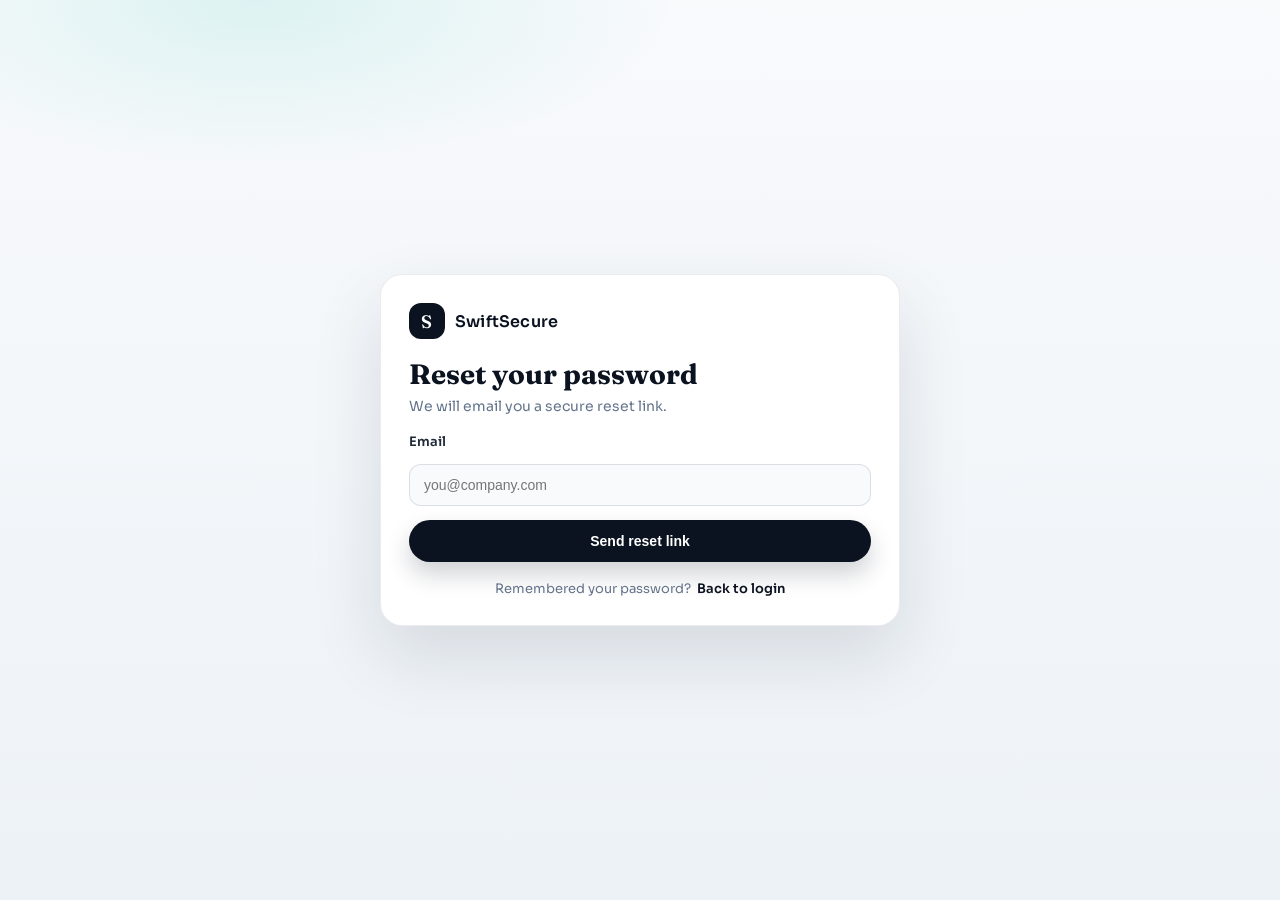
<file: reset.html>
<!DOCTYPE html>
<html lang="en">
<head>
    <meta charset="UTF-8">
    <meta name="viewport" content="width=device-width, initial-scale=1.0">
    <title>SwiftSecure — Reset Password</title>
    <link rel="preconnect" href="https://fonts.googleapis.com">
    <link rel="preconnect" href="https://fonts.gstatic.com" crossorigin>
    <link href="https://fonts.googleapis.com/css2?family=Fraunces:opsz,wght@9..144,500;9..144,600&family=Sora:wght@400;500;600;700&display=swap" rel="stylesheet">
    <link rel="stylesheet" href="./stlye.css">
</head>
<body class="auth-page">
    <main class="auth-shell">
        <section class="auth-card auth-card--compact reveal">
            <div class="brand">
                <div class="brand-mark">S</div>
                <span>SwiftSecure</span>
            </div>

            <header class="auth-header">
                <h1>Reset your password</h1>
                <p>We will email you a secure reset link.</p>
            </header>

            <form class="auth-form" action="#" method="post">
                <label for="email">Email</label>
                <input id="email" type="email" name="Email" placeholder="you@company.com" required>

                <button class="btn primary" type="submit">Send reset link</button>
            </form>

            <div class="auth-footer">
                <span>Remembered your password?</span>
                <a class="auth-link" href="./login.html">Back to login</a>
            </div>
        </section>
    </main>
    
</body>
</html>
</file>
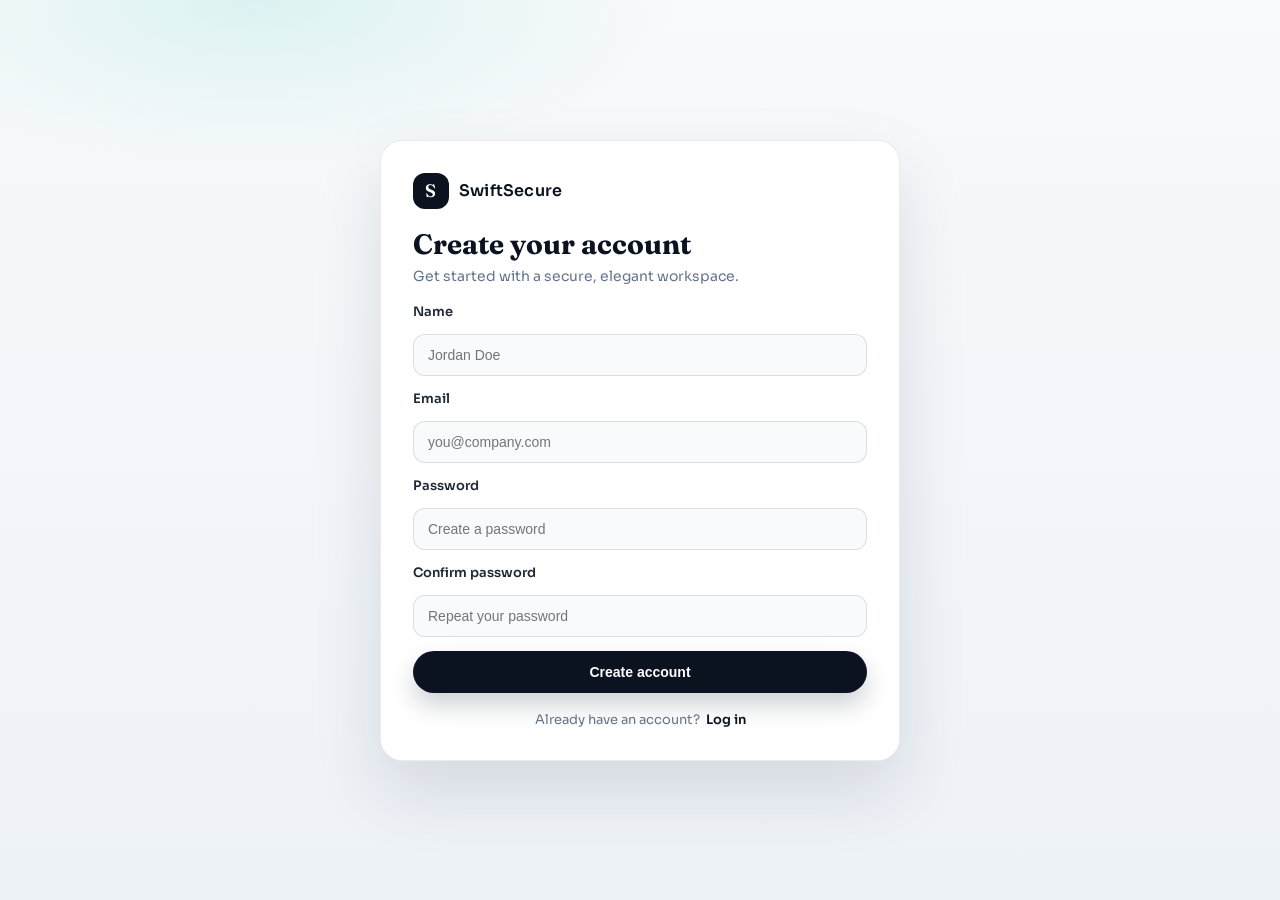
<file: signup.html>
<!DOCTYPE html>
<html lang="en">
<head>
    <meta charset="UTF-8">
    <meta name="viewport" content="width=device-width, initial-scale=1.0">
    <title>SwiftSecure — Sign Up</title>
    <link rel="preconnect" href="https://fonts.googleapis.com">
    <link rel="preconnect" href="https://fonts.gstatic.com" crossorigin>
    <link href="https://fonts.googleapis.com/css2?family=Fraunces:opsz,wght@9..144,500;9..144,600&family=Sora:wght@400;500;600;700&display=swap" rel="stylesheet">
    <link rel="stylesheet" href="./stlye.css">
</head>
<body class="auth-page">
    <main class="auth-shell">
        <section class="auth-card reveal">
            <div class="brand">
                <div class="brand-mark">S</div>
                <span>SwiftSecure</span>
            </div>

            <header class="auth-header">
                <h1>Create your account</h1>
                <p>Get started with a secure, elegant workspace.</p>
            </header>

            <form class="auth-form" action="#" method="post">
                <label for="name">Name</label>
                <input id="name" type="text" name="Name" placeholder="Jordan Doe" required>

                <label for="email">Email</label>
                <input id="email" type="email" name="Email" placeholder="you@company.com" required>

                <label for="password">Password</label>
                <input id="password" type="password" name="Password" placeholder="Create a password" required>

                <label for="confirm">Confirm password</label>
                <input id="confirm" type="password" name="ConfirmPassword" placeholder="Repeat your password" required>

                <button class="btn primary" type="submit">Create account</button>
            </form>

            <div class="auth-footer">
                <span>Already have an account?</span>
                <a class="auth-link" href="./login.html">Log in</a>
            </div>
        </section>
    </main>
</body>
</html>
</file>
<file: stlye.css>
*{
    box-sizing: border-box;
    margin: 0;
    padding: 0;
}

:root{
    --ink-900: #0b1220;
    --ink-700: #1f2937;
    --ink-500: #64748b;
    --teal-700: #0f766e;
    --teal-500: #14b8a6;
    --sand-200: #f5efe6;
    --surface: #ffffff;
    --border: rgba(15, 23, 42, 0.08);
    --shadow: 0 30px 70px rgba(15, 23, 42, 0.12);
}

body{
    font-family: "Sora", sans-serif;
    color: var(--ink-900);
    background: #f8fafc;
    min-height: 100vh;
}

a{
    text-decoration: none;
    color: inherit;
}

.btn{
    display: inline-flex;
    align-items: center;
    justify-content: center;
    gap: 8px;
    padding: 12px 20px;
    border-radius: 999px;
    border: 1px solid transparent;
    font-weight: 600;
    font-size: 14px;
    transition: transform 0.2s ease, box-shadow 0.2s ease, border 0.2s ease;
    cursor: pointer;
}

.btn.primary{
    background: var(--ink-900);
    color: #ffffff;
    box-shadow: 0 12px 24px rgba(15, 23, 42, 0.2);
}

.btn.primary:hover{
    transform: translateY(-1px);
}

.btn.ghost{
    border-color: rgba(15, 23, 42, 0.2);
    color: var(--ink-900);
    background: transparent;
}

.btn.ghost:hover{
    border-color: var(--ink-900);
    transform: translateY(-1px);
}

/* Landing page */
.landing-page{
    background:
        radial-gradient(900px 360px at 10% 10%, rgba(20, 184, 166, 0.16), transparent 60%),
        radial-gradient(800px 360px at 90% 0%, rgba(245, 239, 230, 0.9), transparent 65%),
        linear-gradient(180deg, #f8fafc 0%, #eef2f6 100%);
}

.landing{
    width: min(1120px, 100%);
    margin: 0 auto;
    padding: 32px 20px 64px;
    display: grid;
    gap: 48px;
}

.topbar{
    display: flex;
    align-items: center;
    justify-content: space-between;
}

.brand{
    display: inline-flex;
    align-items: center;
    gap: 10px;
    font-weight: 600;
    letter-spacing: 0.2px;
}

.brand-mark{
    width: 36px;
    height: 36px;
    border-radius: 12px;
    display: grid;
    place-items: center;
    background: var(--ink-900);
    color: #ffffff;
    font-family: "Fraunces", serif;
    font-size: 18px;
}

.topbar-actions{
    display: inline-flex;
    gap: 10px;
}

.hero{
    display: grid;
    grid-template-columns: repeat(2, minmax(0, 1fr));
    gap: 32px;
    align-items: center;
}

.hero-text h1{
    font-family: "Fraunces", serif;
    font-size: clamp(32px, 4vw, 52px);
    line-height: 1.05;
    margin-bottom: 16px;
}

.eyebrow{
    font-size: 12px;
    letter-spacing: 2px;
    text-transform: uppercase;
    color: var(--teal-700);
    font-weight: 600;
    margin-bottom: 12px;
}

.subtext{
    color: var(--ink-500);
    font-size: 16px;
    line-height: 1.6;
    margin-bottom: 20px;
}

.cta{
    display: flex;
    gap: 12px;
    margin-bottom: 18px;
}

.trust{
    display: flex;
    gap: 20px;
    font-size: 13px;
    color: var(--ink-500);
}

.hero-card{
    background: var(--surface);
    border: 1px solid var(--border);
    border-radius: 22px;
    padding: 24px;
    box-shadow: var(--shadow);
    display: grid;
    gap: 18px;
}

.card-header{
    display: flex;
    align-items: center;
    justify-content: space-between;
    font-size: 13px;
    color: var(--ink-500);
}

.badge{
    padding: 4px 10px;
    border-radius: 999px;
    background: rgba(20, 184, 166, 0.15);
    color: var(--teal-700);
    font-weight: 600;
    font-size: 11px;
}

.card-metric h3{
    font-size: 26px;
    margin-bottom: 4px;
}

.card-metric p{
    color: var(--ink-500);
    font-size: 13px;
}

.card-list{
    display: grid;
    gap: 12px;
    font-size: 13px;
    color: var(--ink-500);
}

.card-list div{
    display: flex;
    align-items: center;
    justify-content: space-between;
}

.features{
    display: grid;
    grid-template-columns: repeat(3, minmax(0, 1fr));
    gap: 18px;
}

.feature-card{
    background: var(--surface);
    border: 1px solid var(--border);
    border-radius: 18px;
    padding: 18px;
    display: grid;
    gap: 8px;
    box-shadow: 0 18px 40px rgba(15, 23, 42, 0.08);
}

.feature-card h4{
    font-size: 16px;
}

.feature-card p{
    color: var(--ink-500);
    font-size: 13px;
    line-height: 1.5;
}

/* Auth pages */
.auth-page{
    background:
        radial-gradient(700px 280px at 20% 0%, rgba(20, 184, 166, 0.12), transparent 60%),
        linear-gradient(180deg, #f8fafc 0%, #edf2f7 100%);
    display: grid;
    place-items: center;
    padding: 48px 20px;
}

.auth-shell{
    width: min(520px, 100%);
}

.auth-card{
    background: var(--surface);
    border: 1px solid var(--border);
    border-radius: 22px;
    padding: 32px;
    box-shadow: var(--shadow);
    display: grid;
    gap: 18px;
}

.auth-card--compact{
    padding: 28px;
}

.auth-header h1{
    font-family: "Fraunces", serif;
    font-size: 28px;
    margin-bottom: 6px;
}

.auth-header p{
    color: var(--ink-500);
    font-size: 14px;
}

.auth-form{
    display: grid;
    gap: 14px;
}

.auth-form label{
    font-size: 13px;
    font-weight: 600;
    color: var(--ink-700);
}

.auth-form input{
    width: 100%;
    padding: 12px 14px;
    border-radius: 12px;
    border: 1px solid rgba(15, 23, 42, 0.12);
    background: #f8fafc;
    font-size: 14px;
    transition: border 0.2s ease, box-shadow 0.2s ease, background 0.2s ease;
}

.auth-form input:focus{
    outline: none;
    border-color: var(--ink-900);
    box-shadow: 0 0 0 3px rgba(15, 23, 42, 0.12);
    background: #ffffff;
}

.auth-row{
    display: flex;
    align-items: center;
    justify-content: space-between;
    gap: 12px;
    font-size: 13px;
}

.remember{
    display: inline-flex;
    align-items: center;
    gap: 8px;
    color: var(--ink-500);
}

.ce{
    width: 16px;
    height: 16px;
    accent-color: var(--ink-900);
}

.auth-link{
    color: var(--ink-900);
    font-weight: 600;
    font-size: 13px;
}

.auth-link:hover{
    text-decoration: underline;
}

.auth-footer{
    display: flex;
    gap: 6px;
    justify-content: center;
    color: var(--ink-500);
    font-size: 13px;
}

/* Motion */
@keyframes rise{
    from{
        opacity: 0;
        transform: translateY(12px);
    }
    to{
        opacity: 1;
        transform: translateY(0);
    }
}

.reveal{
    animation: rise 0.7s ease both;
}

.reveal:nth-child(2){
    animation-delay: 0.08s;
}

.reveal:nth-child(3){
    animation-delay: 0.16s;
}

@media (max-width: 900px){
    .hero{
        grid-template-columns: 1fr;
    }

    .features{
        grid-template-columns: 1fr;
    }
}

@media (max-width: 600px){
    .landing{
        padding: 24px 16px 48px;
    }

    .cta{
        flex-direction: column;
        align-items: stretch;
    }

    .topbar-actions{
        display: none;
    }
}
</file>
